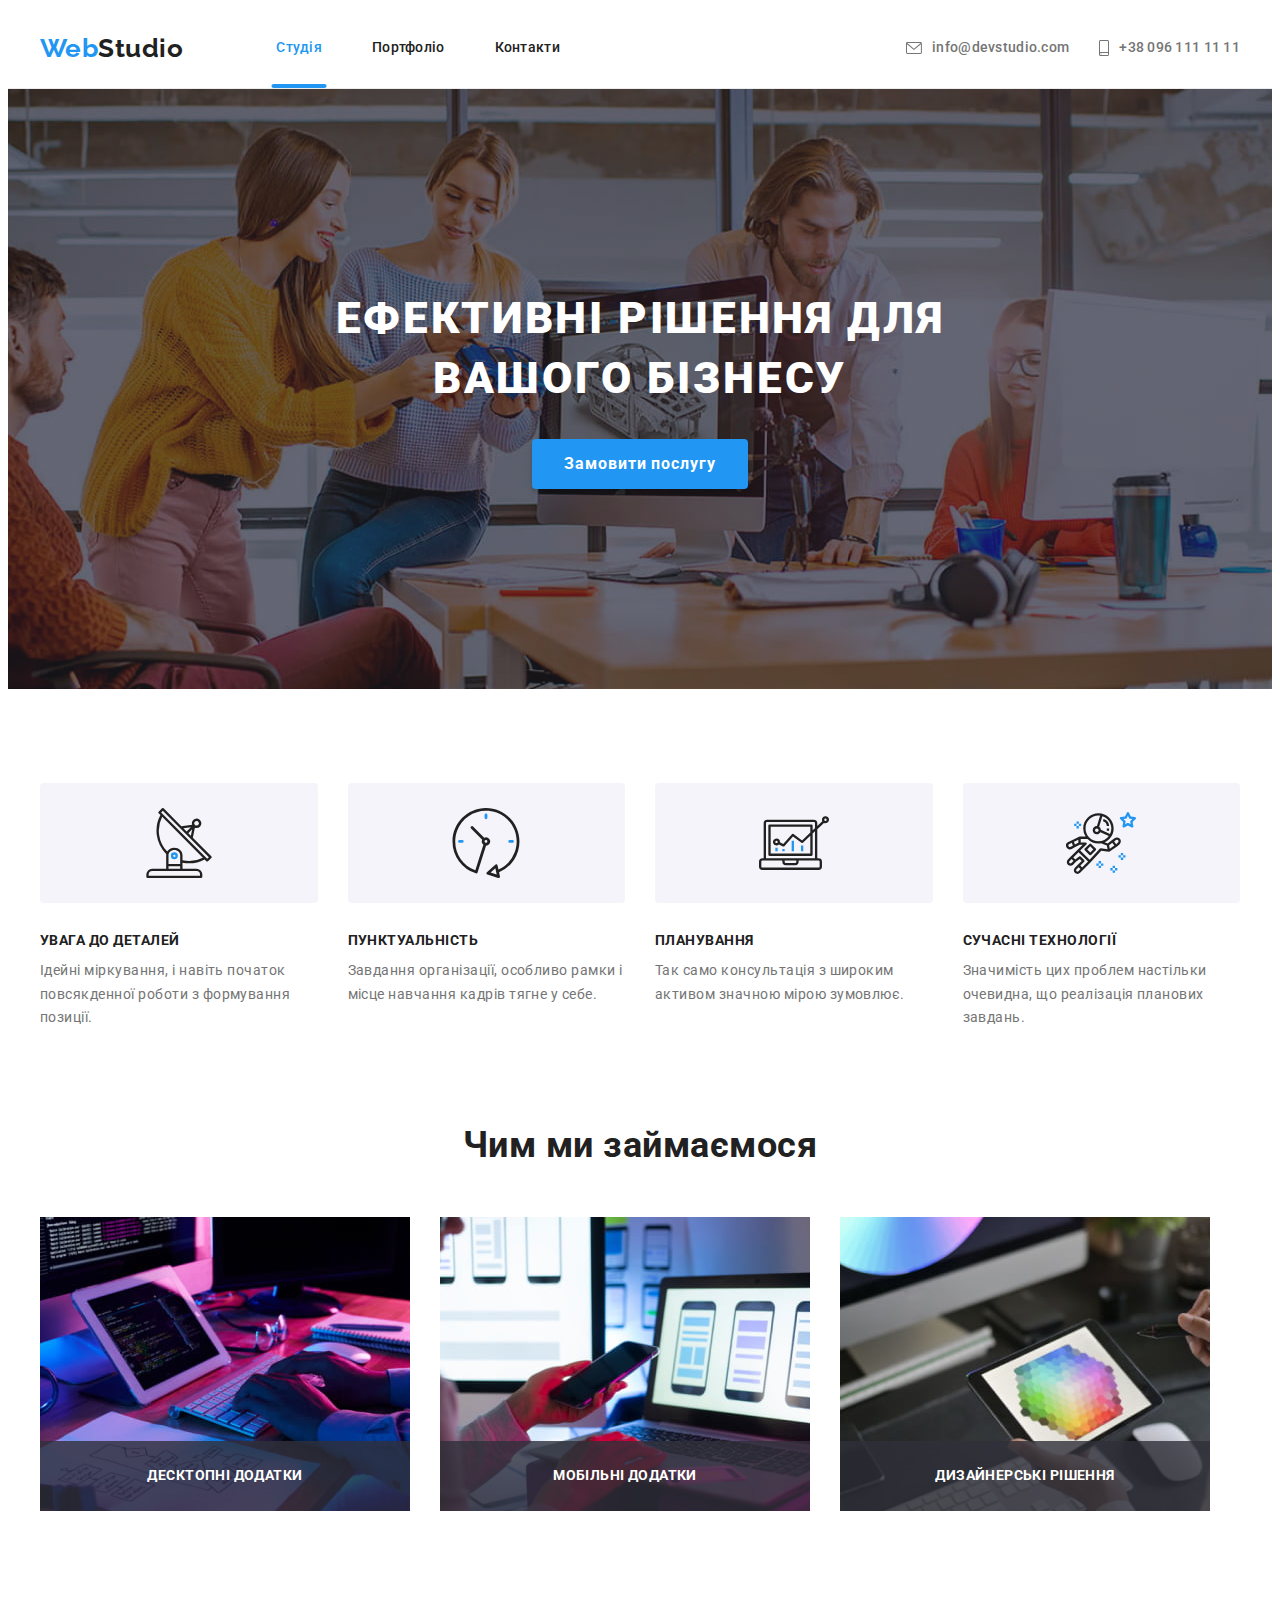
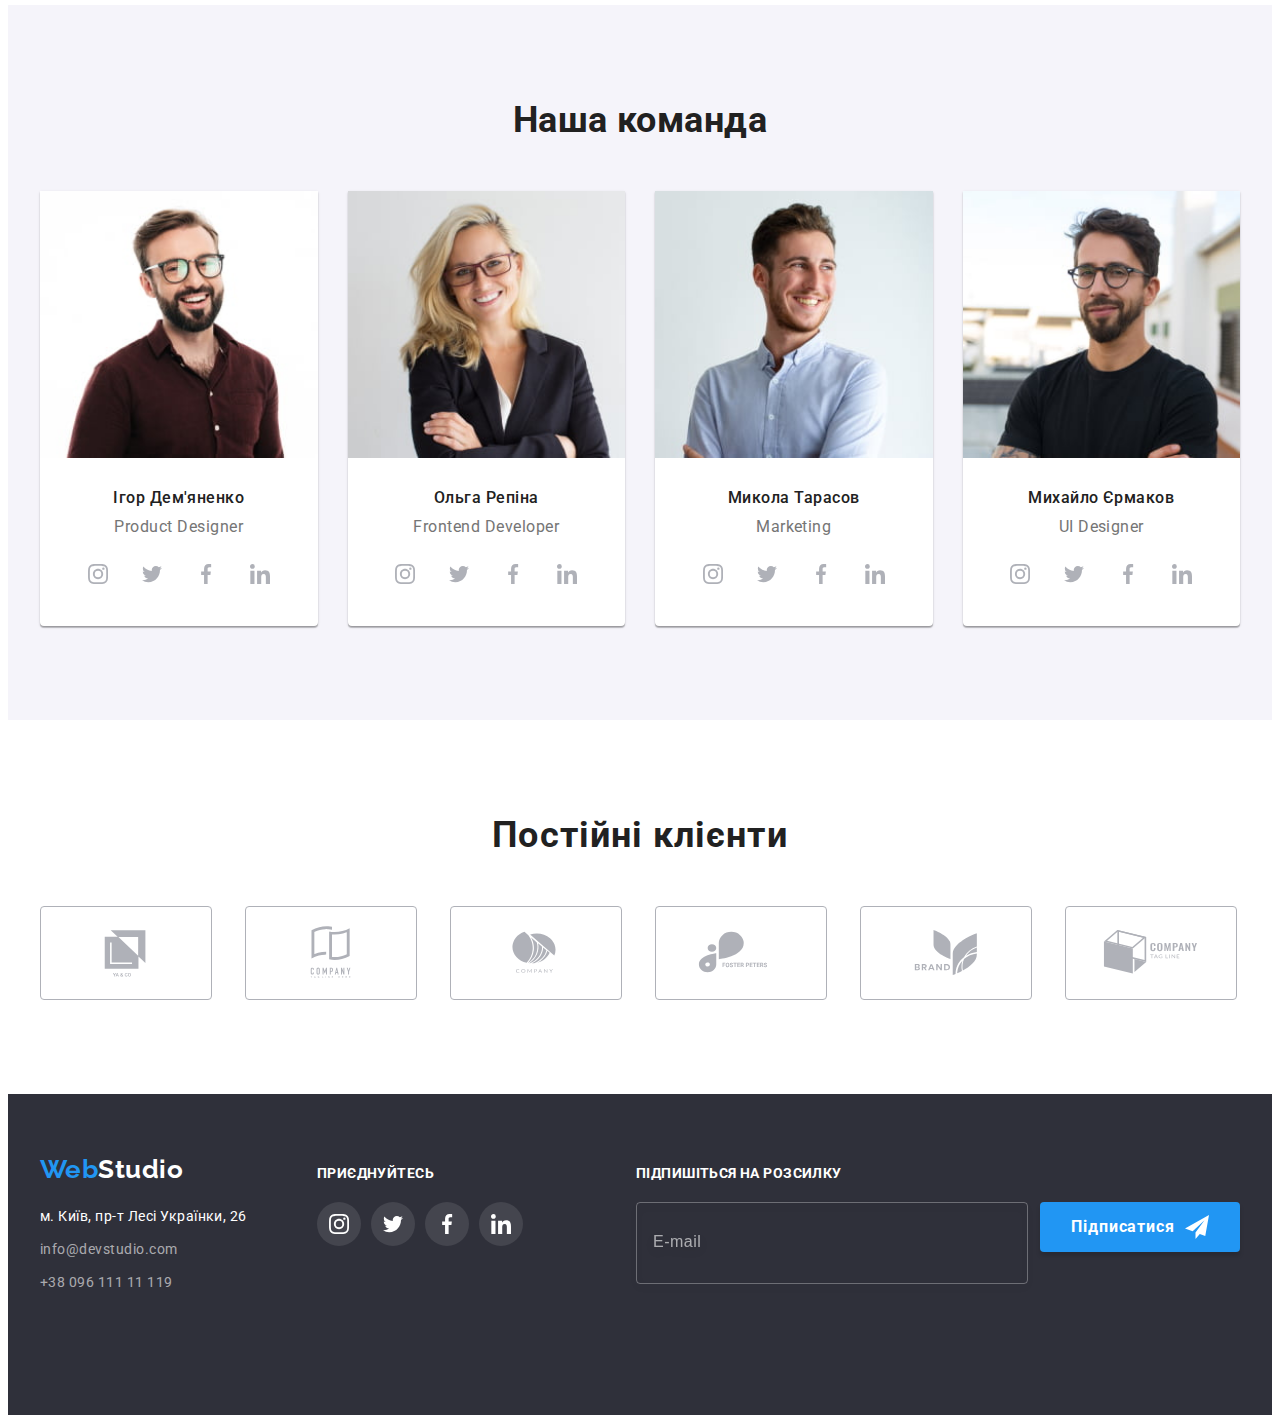
<file: index.html>
<!DOCTYPE html>
<html lang="uk">
  <head>
    <meta charset="UTF-8" />
    <meta http-equiv="X-UA-Compatible" content="IE=edge" />
    <meta name="viewport" content="width=device-width, initial-scale=1.0" />
    <title>Студія</title>
    <link rel="preconnect" href="https://fonts.googleapis.com" />
    <link rel="preconnect" href="https://fonts.gstatic.com" crossorigin />
    <link
      href="https://fonts.googleapis.com/css2?family=Raleway:wght@700&family=Roboto:wght@400;500;700;900&display=swap"
      rel="stylesheet"
    />
    <link
      rel="stylesheet"
      href="https://cdnjs.cloudflare.com/ajax/libs/modern-normalize/1.1.0/modern-normalize.min.css"
      integrity="sha512-wpPYUAdjBVSE4KJnH1VR1HeZfpl1ub8YT/NKx4PuQ5NmX2tKuGu6U/JRp5y+Y8XG2tV+wKQpNHVUX03MfMFn9Q=="
      crossorigin="anonymous"
      referrerpolicy="no-referrer"
    />
    <link rel="stylesheet" href="./css/main.min.css" />
  </head>
  <body>
    <header class="header">
      <div class="container main__nav">
        <nav class="header__nav nav">
          <a href="./index.html" class="logo">Web<span class="logo logo--header">Studio</span></a>
          <ul class="menu">
            <li class="menu__item">
              <a href="./index.html" class="menu__link current">Студія</a>
            </li>
            <li class="menu__item">
              <a href="./portfolio.html" class="menu__link">Портфоліо</a>
            </li>
            <li class="menu__item">
              <a href="#footer" class="menu__link">Контакти</a>
            </li>
          </ul>
        </nav>
        <div class="contacts">
          <ul class="contacts__list">
          <li class="contacts__item">
            <a href="mailto:info@devstudio.com" class="contacts__link">
              <svg class="contacts__icon" width="16" height="12">
                <use href="./images/icons.svg#icon-envelope"></use>
              </svg>info@devstudio.com</a>
          </li>
          <li class="contacts__item">
            <a href="tel:+380961111111" class="contacts__link">
              <svg class="contacts__icon" width="10" height="16">
                <use href="./images/icons.svg#icon-smartphone"></use>
              </svg>+38 096 111 11 11</a>
          </li>
        </ul>
        </div>
        <button type="button" class="mob-menu__btn--open" data-menu-open>
        <svg class="mob-menu__icon--open" width="24" height="16">
          <use href="./images/icons.svg#icon-menu-btn-open"></use>
        </svg>
      </button>
      </div>
      
      <div class="mob-menu is-hidden" data-menu>
        <div class="container">
          <button type="button" class="mob-menu__btn--close" data-menu-close>
            <svg class="mob-menu__btn-icon" width="18" height="18">
              <use href="./images/icons.svg#icon-menu-btn-close"></use>
            </svg>
          </button>
          <ul class="mob-menu__list">
              <li class="mob-menu__item">
                <a href="./index.html" class="mob-menu__link current">Студія</a>
              </li>
              <li class="mob-menu__item">
                <a href="./portfolio.html" class="mob-menu__link">Портфоліо</a>
              </li>
              <li class="mob-menu__item">
                <a href="#footer" class="mob-menu__link">Контакти</a>
              </li>
          </ul>
          <div class="mob-menu__bottom">
            <ul class="mob-menu__contacts">
              <li class="mob-menu__contacts__item">
                <a href="tel:+380961111111" class="contacts__link tel">+38 096 111 11 11</a>
              </li>
              <li class="mob-menu__contacts__item">
                <a href="mailto:info@devstudio.com" class="contacts__link mail">info@devstudio.com</a>
              </li>
            </ul>
            <ul class="mob-menu__soc">
              <li class="mob-menu__soc__item"><a href="http://" class="mob-menu__soc__link" target="_blank" rel="noopener noreferrer">Instagram</a></li>
              <li class="mob-menu__soc__item"><a href="http://" class="mob-menu__soc__link" target="_blank" rel="noopener noreferrer">Twitter</a></li>
              <li class="mob-menu__soc__item"><a href="http://" class="mob-menu__soc__link" target="_blank" rel="noopener noreferrer">Facebook</a></li>
              <li class="mob-menu__soc__item"><a href="http://" class="mob-menu__soc__link" target="_blank" rel="noopener noreferrer">LinkedIn</a></li>
            </ul>
          </div>
        </div>
      </div>
    </header>
    <main>
      <section class="hero">
        <div class="container">
          <h1 class="hero__title">Ефективні рішення для вашого бізнесу</h1>
          <button type="button" class="hero__btn btn data-modal-open" data-modal-open>Замовити послугу</button>
        </div>
      </section>
      <section class="features section">
        <div class="container">
          <h2 class="features__title hidden">Наші принципи роботи</h2>
          <ul class="features__list">
            <li class="features__item">
              <div class="features__decor">
                <svg class="features__icon" width="70" height="70">
                  <use href="./images/icons.svg#icon-antenna"></use>
                </svg>
              </div>
              <h3 class="features__subtitle">УВАГА ДО ДЕТАЛЕЙ</h3>
              <p class="features__text">
                Ідейні міркування, і навіть початок повсякденної роботи з
                формування позиції.
              </p>
            </li>
            <li class="features__item">
              <div class="features__decor">
                <svg class="features__icon" width="70" height="70">
                  <use href="./images/icons.svg#icon-clock"></use>
                </svg>
              </div>
              <h3 class="features__subtitle">ПУНКТУАЛЬНІСТЬ</h3>
              <p class="features__text">
                Завдання організації, особливо рамки і місце навчання кадрів
                тягне у себе.
              </p>
            </li>
            <li class="features__item">
              <div class="features__decor">
                <svg class="features__icon" width="70" height="70">
                  <use href="./images/icons.svg#icon-diagram"></use>
                </svg>
              </div>
              <h3 class="features__subtitle">ПЛАНУВАННЯ</h3>
              <p class="features__text">
                Так само консультація з широким активом значною мірою зумовлює.
              </p>
            </li>
            <li class="features__item">
              <div class="features__decor">
                <svg class="features__icon" width="70" height="70">
                  <use href="./images/icons.svg#icon-astronaut"></use>
                </svg>
              </div>
              <h3 class="features__subtitle">СУЧАСНІ ТЕХНОЛОГІЇ</h3>
              <p class="features__text">
                Значимість цих проблем настільки очевидна, що реалізація
                планових завдань.
              </p>
            </li>
          </ul>
        </div>
      </section>
      <section class="work section">
        <div class="container">
          <h2 class="work-title">Чим ми займаємося</h2>
          <ul class="works">
            <li class="works__item">
              <picture>
                <source
                srcset="./images/box1.jpg 1x, ./images/box1-2x.jpg 2x" media="(min-width: 1200px)" >
                <img
                src="./images/box1.jpg"
                alt="десктопні додатки"
                width="370"
                height="294"
              />
              </picture>
              <p class="work__text">десктопні додатки</p>
            </li>
            <li class="works__item">
              <picture>
                <source
                srcset="./images/box2.jpg 1x, ./images/box2-2x.jpg 2x" media="(min-width: 1200px)" >
                <img
                src="./images/box2.jpg"
                alt="мобільні додатки"
                width="370"
                height="294"
              />
              </picture>
              <p class="work__text">мобільні додатки</p>
            </li>
            <li class="works__item">
              <picture>
                <source
                srcset="./images/box3.jpg 1x, ./images/box3-2x.jpg 2x" media="(min-width: 1200px)" >
                <img
                src="./images/box3.jpg"
                alt="дизайнерські рішення"
                width="370"
                height="294"
              />
              </picture>
              <p class="work__text">дизайнерські рішення</p>
            </li>
          </ul>
        </div>
      </section>
      <section class="team section">
        <div class="container">
          <h2 class="team__title">Наша команда</h2>
          <ul class="team__list">
            <li class="team__item">
                <picture>
                  <source
                  srcset="./images/team1.jpg 1x, ./images/team1-2x.jpg 2x" media="(min-width: 1200px)">
                  <source
                  srcset="./images/team1-tab.jpg 1x, ./images/team1-tab-2x.jpg 2x" media="(min-width: 768px)">
                  <source
                  srcset="./images/team1-mob.jpg 1x, ./images/team1-mob-2x.jpg 2x" media="(max-width: 767px)">
                  <img
                    src="./images/team1.jpg"
                    alt="Ігор Дем'яненко"
                    width="450"
                  />
                </picture>
                <div class="team__description">
                  <h3 class="team__subtitle">Ігор Дем'яненко</h3>
                  <p class="team__text">Product Designer</p>
                  <ul class="team-soc">
                    <li class="team-soc__item">
                      <a href="" class="team-soc__link">
                        <svg class="team-soc__icon" width="20" height="20">
                          <use href="./images/icons.svg#icon-instagram"></use>
                        </svg>
                      </a>
                    </li>
                    <li class="team-soc__item">
                      <a href="" class="team-soc__link">
                        <svg class="team-soc__icon" width="20" height="20">
                          <use href="./images/icons.svg#icon-twitter"></use>
                        </svg>
                      </a>
                    </li>
                    <li class="team-soc__item">
                      <a href="" class="team-soc__link">
                        <svg class="team-soc__icon" width="20" height="20">
                          <use href="./images/icons.svg#icon-facebook"></use>
                        </svg>
                      </a>
                    </li>
                    <li class="team-soc__item">
                      <a href="" class="team-soc__link">
                        <svg class="team-soc__icon" width="20" height="20">
                          <use href="./images/icons.svg#icon-linkedin"></use>
                        </svg>
                      </a>
                    </li>
                  </ul>
                </div>
            </li>
            <li class="team__item">
              <picture>
                <source
                srcset="./images/team2.jpg 1x, ./images/team2-2x.jpg 2x" media="(min-width: 1200px)">
                <source
                srcset="./images/team2-tab.jpg 1x, ./images/team2-tab-2x.jpg 2x" media="(min-width: 768px)">
                <source
                srcset="./images/team2-mob.jpg 1x, ./images/team2-mob-2x.jpg 2x" media="(max-width: 767px)">
                <img
                  src="./images/team2-mob.jpg"
                  alt="Ольга Репіна"
                  width="450"
                />
              </picture>
              <div class="team__description">
                <h3 class="team__subtitle">Ольга Репіна</h3>
                <p class="team__text">Frontend Developer</p>
                <ul class="team-soc">
                  <li class="team-soc__item">
                    <a href="" class="team-soc__link">
                      <svg class="team-soc__icon" width="20" height="20">
                        <use href="./images/icons.svg#icon-instagram"></use>
                      </svg>
                    </a>
                  </li>
                  <li class="team-soc__item">
                    <a href="" class="team-soc__link">
                      <svg class="team-soc__icon" width="20" height="20">
                        <use href="./images/icons.svg#icon-twitter"></use>
                      </svg>
                    </a>
                  </li>
                  <li class="team-soc__item">
                    <a href="" class="team-soc__link">
                      <svg class="team-soc__icon" width="20" height="20">
                        <use href="./images/icons.svg#icon-facebook"></use>
                      </svg>
                    </a>
                  </li>
                  <li class="team-soc__item">
                    <a href="" class="team-soc__link">
                      <svg class="team-soc__icon" width="20" height="20">
                        <use href="./images/icons.svg#icon-linkedin"></use>
                      </svg>
                    </a>
                  </li>
                </ul>
              </div>
            </li>
            <li class="team__item">
              <picture>
                <source
                srcset="./images/team3.jpg 1x, ./images/team3-2x.jpg 2x" media="(min-width: 1200px)">
                <source
                srcset="./images/team3-tab.jpg 1x, ./images/team3-tab-2x.jpg 2x" media="(min-width: 768px)">
                <source
                srcset="./images/team3-mob.jpg 1x, ./images/team3-mob-2x.jpg 2x" media="(max-width: 767px)">
                <img
                  src="./images/team3-mob.jpg"
                  alt="Микола Тарасов"
                  width="450"
                />
              </picture>
              <div class="team__description">
                <h3 class="team__subtitle">Микола Тарасов</h3>
                <p class="team__text">Marketing</p>
                <ul class="team-soc">
                  <li class="team-soc__item">
                    <a href="" class="team-soc__link">
                      <svg class="team-soc__icon" width="20" height="20">
                        <use href="./images/icons.svg#icon-instagram"></use>
                      </svg>
                    </a>
                  </li>
                  <li class="team-soc__item">
                    <a href="" class="team-soc__link">
                      <svg class="team-soc__icon" width="20" height="20">
                        <use href="./images/icons.svg#icon-twitter"></use>
                      </svg>
                    </a>
                  </li>
                  <li class="team-soc__item">
                    <a href="" class="team-soc__link">
                      <svg class="team-soc__icon" width="20" height="20">
                        <use href="./images/icons.svg#icon-facebook"></use>
                      </svg>
                    </a>
                  </li>
                  <li class="team-soc__item">
                    <a href="" class="team-soc__link">
                      <svg class="team-soc__icon" width="20" height="20">
                        <use href="./images/icons.svg#icon-linkedin"></use>
                      </svg>
                    </a>
                  </li>
                </ul>
              </div>
            </li>
            <li class="team__item">
              <picture>
                <source
                srcset="./images/team4.jpg 1x, ./images/team4-2x.jpg 2x" media="(min-width: 1200px)">
                <source
                srcset="./images/team4-tab.jpg 1x, ./images/team4-tab-2x.jpg 2x" media="(min-width: 768px)">
                <source
                srcset="./images/team4-mob.jpg 1x, ./images/team4-mob-2x.jpg 2x" media="(max-width: 767px)">
                <img
                  src="./images/team4-mob.jpg"
                  alt="Михайло Єрмаков"
                  width="450"
                />
              </picture>
              <div class="team__description">
                <h3 class="team__subtitle">Михайло Єрмаков</h3>
                <p class="team__text">UI Designer</p>
                <ul class="team-soc">
                  <li class="team-soc__item">
                    <a href="" class="team-soc__link">
                      <svg class="team-soc__icon" width="20" height="20">
                        <use href="./images/icons.svg#icon-instagram"></use>
                      </svg>
                    </a>
                  </li>
                  <li class="team-soc__item">
                    <a href="" class="team-soc__link">
                      <svg class="team-soc__icon" width="20" height="20">
                        <use href="./images/icons.svg#icon-twitter"></use>
                      </svg>
                    </a>
                  </li>
                  <li class="team-soc__item">
                    <a href="" class="team-soc__link">
                      <svg class="team-soc__icon" width="20" height="20">
                        <use href="./images/icons.svg#icon-facebook"></use>
                      </svg>
                    </a>
                  </li>
                  <li class="team-soc__item">
                    <a href="" class="team-soc__link">
                      <svg class="team-soc__icon" width="20" height="20">
                        <use href="./images/icons.svg#icon-linkedin"></use>
                      </svg>
                    </a>
                  </li>
                </ul>
              </div>
            </li>
          </ul>
        </div>
      </section>
      <section class="clients section">
        <div class="container">
          <h2 class="clients__title">Постійні клієнти</h2>
          <ul class="clients__list">
            <li class="clients__item"><a href="http://" class="clients__link" target="_blank" rel="noopener noreferrer"><svg class="clients__logo" width="106" height="60">
              <use href="./images/icons.svg#icon-client1"></use>
            </svg></a></li>
            <li class="clients__item"><a href="http://" class="clients__link" target="_blank" rel="noopener noreferrer"><svg class="clients__logo" width="106" height="60">
              <use href="./images/icons.svg#icon-client2"></use>
            </svg></a></li>
            <li class="clients__item"><a href="http://" class="clients__link" target="_blank" rel="noopener noreferrer"><svg class="clients__logo" width="106" height="60">
              <use href="./images/icons.svg#icon-client3"></use>
            </svg></a></li>
            <li class="clients__item"><a href="http://" class="clients__link" target="_blank" rel="noopener noreferrer"><svg class="clients__logo" width="106" height="60">
              <use href="./images/icons.svg#icon-client4"></use>
            </svg></a></li>
            <li class="clients__item"><a href="http://" class="clients__link" target="_blank" rel="noopener noreferrer"><svg class="clients__logo" width="106" height="60">
              <use href="./images/icons.svg#icon-client5"></use>
            </svg></a></li>
            <li class="clients__item"><a href="http://" class="clients__link" target="_blank" rel="noopener noreferrer"><svg class="clients__logo" width="106" height="60">
              <use href="./images/icons.svg#icon-client6"></use>
            </svg></a></li>
          </ul>
        </div>
      </section>
    </main>
    <footer id="footer" class="footer">
      <div class="container ad-soc-form">
        <div class="address">
          <a href="./index.html" class="logo">Web<span class="logo--footer logo">Studio</span></a>
          <address class="footer-address">
            <ul class="address-list">
              <li class="address-item">
                <a
                  href="https://goo.gl/maps/7oADpj2Zgg1aANnz5" class="address-link-map link">м. Київ, пр-т Лесі Українки, 26</a>
              </li>
              <li class="address-item">
                <a href="mailto:info@devstudio.com" class="address-link link">info@devstudio.com</a>
              </li>
              <li class="address-item">
                <a href="tel:+380961111111" class="address-link link">+38 096 111 11 119</a>
              </li>
            </ul>
          </address>
        </div>
        <div class="footer-socials">
          <h3 class="footer-soc-title">приєднуйтесь</h3>
          <ul class="footer-soc-list">
            <li class="footer-soc-item">
              <a href="" class="footer-soc-link link">
                <svg class="footer-soc-icon" width="20" height="20">
                  <use href="./images/icons.svg#icon-instagram"></use>
                </svg>
              </a>
            </li>
            <li class="footer-soc-item">
              <a href="" class="footer-soc-link link">
                <svg class="footer-soc-icon" width="20" height="20">
                  <use href="./images/icons.svg#icon-twitter"></use>
                </svg>
              </a>
            </li>
            <li class="footer-soc-item">
              <a href="" class="footer-soc-link link">
                <svg class="footer-soc-icon" width="20" height="20">
                  <use href="./images/icons.svg#icon-facebook"></use>
                </svg>
              </a>
            </li>
            <li class="footer-soc-item">
              <a href="" class="footer-soc-link link">
                <svg class="footer-soc-icon" width="20" height="20">
                  <use href="./images/icons.svg#icon-linkedin"></use>
                </svg>
              </a>
            </li>
          </ul>
        </div>
        <div class="footer-singup">
          <label for="footer-email" class="footer-form-title">Підпишіться на розсилку</label>
          <form class="footer-form">
            <input type="email" name="email" id="footer-email" class="footer-input" placeholder="E-mail">
            <button type="submit" class="footer-btn btn">Підписатися <svg class="footer-btn-icon" width="24" height="24">
              <use href="./images/icons.svg#icon-send"></use>
            </svg></button>
          </form>
        </div>
      </div>
    </footer>
    <div class="backdrop is-hidden" data-modal>
      <div class="modal">
        <button type="button" class="modal-btn-close" data-modal-close>
          <svg class="modal-btn-icon" width="18" height="18">
            <use href="./images/icons.svg#icon-close"></use>
          </svg>
        </button>
        <p class="modal-title">Залиште свої дані, ми вам передзвонимо</p>
        <form class="modal-form">
          <div class="modal-field">
            <label for="user-name" class="input-label">Ім'я</label>
            <div class="modal-input-icon">
              <input type="text" name="user-name" class="modal-input" id="user-name">
              <svg class="modal-icon" width="18" height="18">
                <use href="./images/icons.svg#icon-person"></use>
              </svg>
            </div>
          </div>
          <div class="modal-field">
            <label for="user-tel" class="input-label">Телефон</label>
            <div class="modal-input-icon">
              <input type="tel" name="user-tel" class="modal-input" id="user-tel">
              <svg class="modal-icon" width="18" height="18">
                <use href="./images/icons.svg#icon-phone"></use>
              </svg>
            </div>
          </div>
          <div class="modal-field">
            <label for="user-email" class="input-label">Пошта</label>
            <div class="modal-input-icon">
              <input type="email" name="user-email" class="modal-input" id="user-email">
              <svg class="modal-icon" width="18" height="18">
                <use href="./images/icons.svg#icon-email"></use>
              </svg>
            </div>
          </div>
          <div class="modal-field">
            <label for="user-comment" class="input-label">Коментар</label>
            <textarea name="user-comment" id="user-comment" class="modal-comment" placeholder="Введіть текст"></textarea>
          </div>
          <div class="modal-field-check">
            <input type="checkbox" name="policy" class="modal-check hidden" id="check">
            <label for="check" class="check-label">
              <span>
                <svg class="check-icon" width="16" height="15">
                  <use href="./images/icons.svg#icon-check"></use>
                </svg>
              </span>
              Погоджуюся з розсилкою та приймаю <a href="#" class="contract-link">Умови договору</a>
            </label>
          </div>
          <button type="submit" class="modal-btn-send btn">Відправити</button>
        </form>
      </div>
    </div>
    <script src="./js/modal.js"></script>
    <script src="./js/menu.js"></script>
  </body>
</html>
</file>
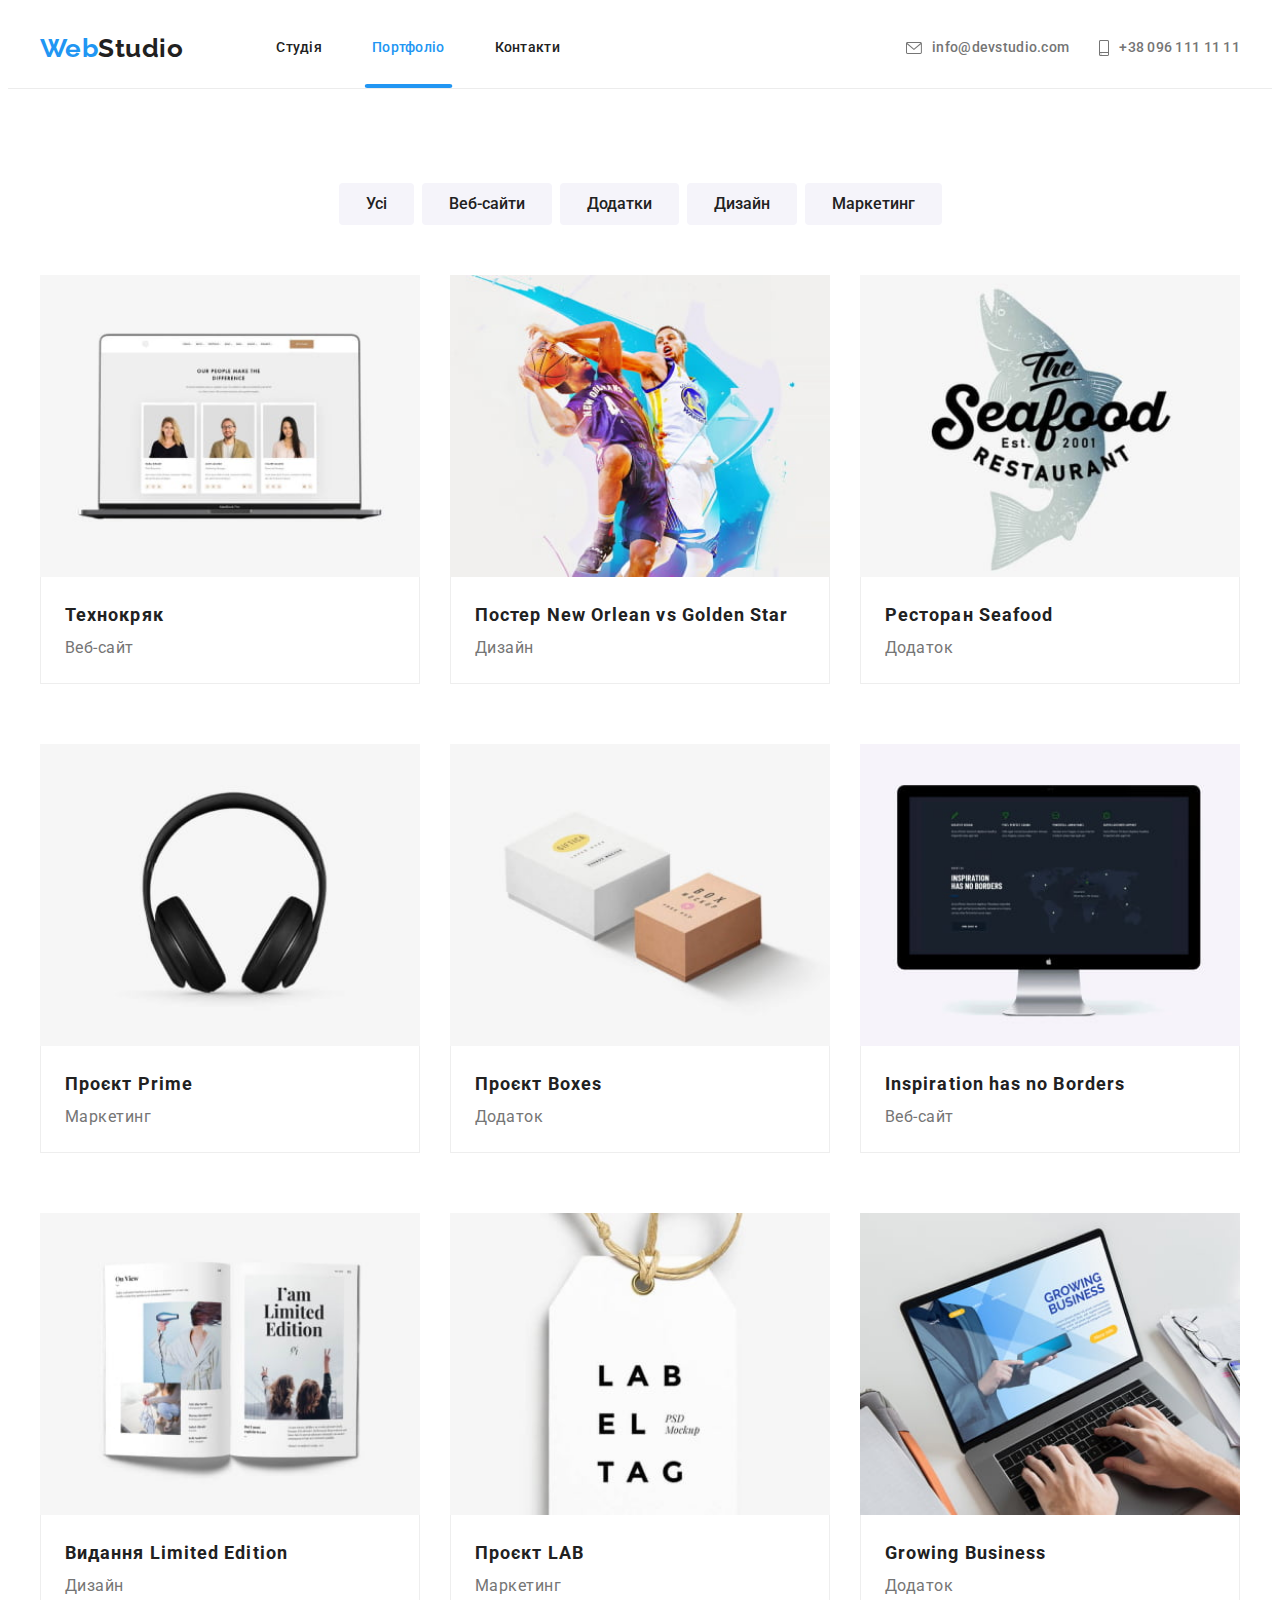
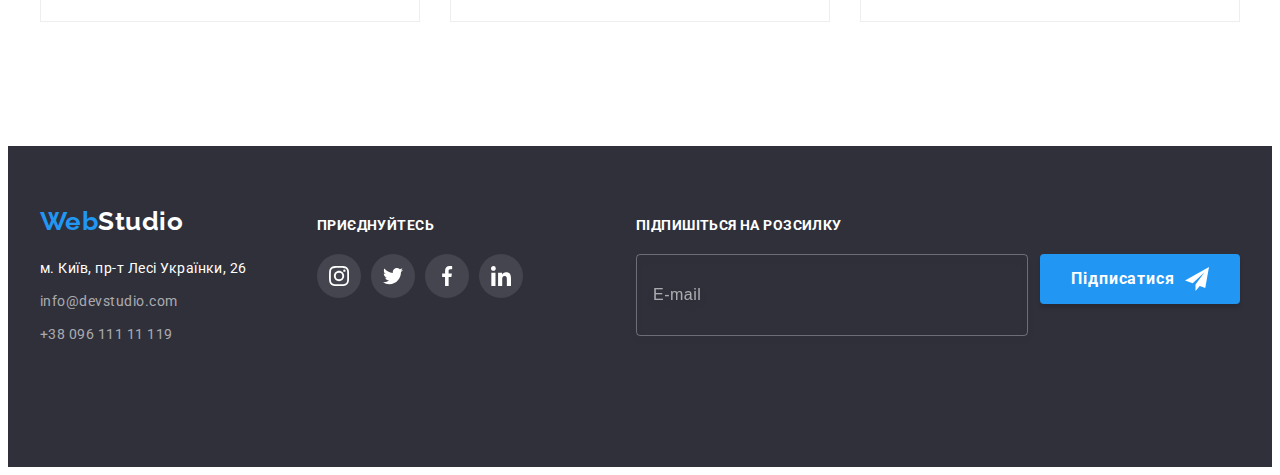
<file: portfolio.html>
<!DOCTYPE html>
<html lang="uk">
  <head>
    <meta charset="UTF-8" />
    <meta http-equiv="X-UA-Compatible" content="IE=edge" />
    <meta name="viewport" content="width=device-width, initial-scale=1.0" />
    <title>Портфоліо</title>
    <link rel="preconnect" href="https://fonts.googleapis.com" />
    <link rel="preconnect" href="https://fonts.gstatic.com" crossorigin />
    <link
      href="https://fonts.googleapis.com/css2?family=Raleway:wght@700&family=Roboto:wght@400;500;700;900&display=swap"
      rel="stylesheet"
    />
    <link rel="stylesheet" href="https://cdnjs.cloudflare.com/ajax/libs/modern-normalize/1.1.0/modern-normalize.min.css" integrity="sha512-wpPYUAdjBVSE4KJnH1VR1HeZfpl1ub8YT/NKx4PuQ5NmX2tKuGu6U/JRp5y+Y8XG2tV+wKQpNHVUX03MfMFn9Q==" crossorigin="anonymous" referrerpolicy="no-referrer" />
    <link rel="stylesheet" href="./css/main.min.css" />
  </head>
  <body>
    <header class="header">
      <div class="container main__nav">
        <nav class="header__nav nav">
          <a href="./index.html" class="logo">Web<span class="logo logo--header">Studio</span></a>
          <ul class="menu">
            <li class="menu__item">
              <a href="./index.html" class="menu__link ">Студія</a>
            </li>
            <li class="menu__item">
              <a href="./portfolio.html" class="menu__link current">Портфоліо</a>
            </li>
            <li class="menu__item">
              <a href="#footer" class="menu__link">Контакти</a>
            </li>
          </ul>
        </nav>
        <div class="contacts">
          <ul class="contacts__list">
          <li class="contacts__item">
            <a href="mailto:info@devstudio.com" class="contacts__link">
              <svg class="contacts__icon" width="16" height="12">
                <use href="./images/icons.svg#icon-envelope"></use>
              </svg>info@devstudio.com</a>
          </li>
          <li class="contacts__item">
            <a href="tel:+380961111111" class="contacts__link">
              <svg class="contacts__icon" width="10" height="16">
                <use href="./images/icons.svg#icon-smartphone"></use>
              </svg>+38 096 111 11 11</a>
          </li>
        </ul>
        </div>
        <button type="button" class="mob-menu__btn--open" data-menu-open>
        <svg class="mob-menu__icon--open" width="24" height="16">
          <use href="./images/icons.svg#icon-menu-btn-open"></use>
        </svg>
      </button>
      </div>
      <div class="mob-menu is-hidden" data-menu>
        <div class="container">
          <button type="button" class="mob-menu__btn--close" data-menu-close>
          <svg class="mob-menu__btn-icon" width="18" height="18">
            <use href="./images/icons.svg#icon-close"></use>
          </svg>
        </button>
        <ul class="mob-menu__list">
            <li class="mob-menu__item">
              <a href="./index.html" class="mob-menu__link ">Студія</a>
            </li>
            <li class="mob-menu__item">
              <a href="./portfolio.html" class="mob-menu__link current">Портфоліо</a>
            </li>
            <li class="mob-menu__item">
              <a href="#footer" class="mob-menu__link">Контакти</a>
            </li>
        </ul>
        <div class="mob-menu__bottom">
          <ul class="mob-menu__contacts">
            <li class="mob-menu__contacts__item">
              <a href="tel:+380961111111" class="contacts__link tel">+38 096 111 11 11</a>
            </li>
            <li class="mob-menu__contacts__item">
              <a href="mailto:info@devstudio.com" class="contacts__link mail">info@devstudio.com</a>
            </li>
          </ul>
          <ul class="mob-menu__soc">
            <li class="mob-menu__soc__item"><a href="http://" class="mob-menu__soc__link" target="_blank" rel="noopener noreferrer">Instagram</a></li>
            <li class="mob-menu__soc__item"><a href="http://" class="mob-menu__soc__link" target="_blank" rel="noopener noreferrer">Twitter</a></li>
            <li class="mob-menu__soc__item"><a href="http://" class="mob-menu__soc__link" target="_blank" rel="noopener noreferrer">Facebook</a></li>
            <li class="mob-menu__soc__item"><a href="http://" class="mob-menu__soc__link" target="_blank" rel="noopener noreferrer">LinkedIn</a></li>
          </ul>
        </div>
        </div>
      </div>
    </header>
    <main>
      <section class="portfolio section">
        <div class="container filters">
          <h1 class="portfolio-title hidden">Портфоліо</h1>
          <ul class="filters-list">
            <li class="filters-item">
              <button type="button" class="filters-btn">Усі</button>
            </li>
            <li class="filters-item">
              <button type="button" class="filters-btn">Веб-сайти</button>
            </li>
            <li class="filters-item">
              <button type="button" class="filters-btn">Додатки</button>
            </li>
            <li class="filters-item">
              <button type="button" class="filters-btn">Дизайн</button>
            </li>
            <li class="filters-item">
              <button type="button" class="filters-btn">Маркетинг</button>
            </li>
          </ul>
          <ul class="cards-list">
            <li class="card-item">
              <a href="" class="card-link">
                <div class="card-thumb">
                  <img
                  src="./images/example1.jpg"
                    alt="Ноутбук"
                  width="370"
                  height="294"
                  />
                  <p class="card-text">Ресурс пропонує комплексні пропозиції з різним рівнем функціоналу та сервісів. Все це дозволить відвідувачу отримати вичерпні відомості про компанію чи приватну особу.</p>
                </div>
                <div class="card-name">
                  <h2 class="example-title">Технокряк</h2>
                  <p class="example-text">Веб-сайт</p>
                </div>
              </a>
            </li>
            <li class="card-item">
              <a href="" class="card-link">
                <div class="card-thumb">
                  <img
                  src="./images/example2.jpg"
                  alt="Двоє баскетболістів"
                  width="370"
                  height="294"
                  />
                  <p class="card-text">Ресурс пропонує комплексні пропозиції з різним рівнем функціоналу та сервісів. Все це дозволить відвідувачу отримати вичерпні відомості про компанію чи приватну особу.</p>
                </div>
                <div class="card-name">
                  <h2 class="example-title">Постер New Orlean vs Golden Star</h2>
                  <p class="example-text">Дизайн</p>
                </div>
              </a>
            </li>
            <li class="card-item">
              <a href="" class="card-link">
                <div class="card-thumb">
                  <img
                  src="./images/example3.jpg"
                    alt="Лого ресторану"
                  width="370"
                  height="294"
                  />
                  <p class="card-text">Ресурс пропонує комплексні пропозиції з різним рівнем функціоналу та сервісів. Все це дозволить відвідувачу отримати вичерпні відомості про компанію чи приватну особу.</p>
                </div>
                <div class="card-name">
                  <h2 class="example-title">Ресторан Seafood</h2>
                  <p class="example-text">Додаток</p>
                </div>
              </a>
            </li>
            <li class="card-item">
              <a href="" class="card-link">
                <div class="card-thumb">
                  <img
                  src="./images/example4.jpg"
                    alt="Навушники"
                  width="370"
                  height="294"
                  />
                  <p class="card-text">Ресурс пропонує комплексні пропозиції з різним рівнем функціоналу та сервісів. Все це дозволить відвідувачу отримати вичерпні відомості про компанію чи приватну особу.</p>
                </div>
                <div class="card-name">
                  <h2 class="example-title">Проєкт Prime</h2>
                  <p class="example-text">Маркетинг</p>
                </div>
              </a>
            </li>
            <li class="card-item">
              <a href="" class="card-link">
                <div class="card-thumb">
                  <img
                  src="./images/example5.jpg"
                  alt="Коробки"
                  width="370"
                  height="294"
                  />
                  <p class="card-text">Ресурс пропонує комплексні пропозиції з різним рівнем функціоналу та сервісів. Все це дозволить відвідувачу отримати вичерпні відомості про компанію чи приватну особу.</p>
                </div>
                <div class="card-name">
                  <h2 class="example-title">Проєкт Boxes</h2>
                  <p class="example-text">Додаток</p>
                </div>
              </a>
            </li>
            <li class="card-item">
              <a href="" class="card-link">
                <div class="card-thumb">
                  <img
                  src="./images/example6.jpg"
                  alt="Моноблок"
                  width="370"
                  height="294"
                  />
                  <p class="card-text">Ресурс пропонує комплексні пропозиції з різним рівнем функціоналу та сервісів. Все це дозволить відвідувачу отримати вичерпні відомості про компанію чи приватну особу.</p>
                </div>
                <div class="card-name">
                  <h2 class="example-title">Inspiration has no Borders</h2>
                  <p class="example-text">Веб-сайт</p>
                </div>
              </a>
            </li>
            <li class="card-item">
              <a href="" class="card-link">
                <div class="card-thumb">
                  <img
                  src="./images/example7.jpg"
                  alt="Книга"
                  width="370"
                  height="294"
                  />
                  <p class="card-text">Ресурс пропонує комплексні пропозиції з різним рівнем функціоналу та сервісів. Все це дозволить відвідувачу отримати вичерпні відомості про компанію чи приватну особу.</p>
                </div>
                <div class="card-name">
                  <h2 class="example-title">Видання Limited Edition</h2>
                  <p class="example-text">Дизайн</p>
                </div>
              </a>
            </li>
            <li class="card-item">
              <a href="" class="card-link">
                <div class="card-thumb">
                  <img
                  src="./images/example8.jpg"
                  alt="Закладка"
                  width="370"
                  height="294"
                  />
                  <p class="card-text">Ресурс пропонує комплексні пропозиції з різним рівнем функціоналу та сервісів. Все це дозволить відвідувачу отримати вичерпні відомості про компанію чи приватну особу.</p>
                </div>
                <div class="card-name">
                  <h2 class="example-title">Проєкт LAB</h2>
                  <p class="example-text">Маркетинг</p>
                </div>
              </a>
            </li>
            <li class="card-item">
              <a href="" class="card-link">
                <div class="card-thumb">
                  <img
                  src="./images/example9.jpg"
                  alt="Робота за ноутбуком"
                  width="370"
                  height="294"
                  />
                  <p class="card-text">Ресурс пропонує комплексні пропозиції з різним рівнем функціоналу та сервісів. Все це дозволить відвідувачу отримати вичерпні відомості про компанію чи приватну особу.</p>
                </div>
                <div class="card-name">
                  <h2 class="example-title">Growing Business</h2>
                  <p class="example-text">Додаток</p>
                </div>
              </a>
            </li>
          </ul>
        </div>
      </section>
    </main>
    <footer id="footer" class="footer">
      <div class="container ad-soc-form">
        <div class="address">
          <a href="./index.html" class="logo">Web<span class="logo--footer logo">Studio</span></a>
          <address class="footer-address">
            <ul class="address-list">
              <li class="address-item">
                <a
                  href="https://goo.gl/maps/7oADpj2Zgg1aANnz5" class="address-link-map link">м. Київ, пр-т Лесі Українки, 26</a>
              </li>
              <li class="address-item">
                <a href="mailto:info@devstudio.com" class="address-link link">info@devstudio.com</a>
              </li>
              <li class="address-item">
                <a href="tel:+380961111111" class="address-link link">+38 096 111 11 119</a>
              </li>
            </ul>
          </address>
        </div>
        <div class="footer-socials">
          <h3 class="footer-soc-title">приєднуйтесь</h3>
          <ul class="footer-soc-list">
            <li class="footer-soc-item">
              <a href="" class="footer-soc-link link">
                <svg class="footer-soc-icon" width="20" height="20">
                  <use href="./images/icons.svg#icon-instagram"></use>
                </svg>
              </a>
            </li>
            <li class="footer-soc-item">
              <a href="" class="footer-soc-link link">
                <svg class="footer-soc-icon" width="20" height="20">
                  <use href="./images/icons.svg#icon-twitter"></use>
                </svg>
              </a>
            </li>
            <li class="footer-soc-item">
              <a href="" class="footer-soc-link link">
                <svg class="footer-soc-icon" width="20" height="20">
                  <use href="./images/icons.svg#icon-facebook"></use>
                </svg>
              </a>
            </li>
            <li class="footer-soc-item">
              <a href="" class="footer-soc-link link">
                <svg class="footer-soc-icon" width="20" height="20">
                  <use href="./images/icons.svg#icon-linkedin"></use>
                </svg>
              </a>
            </li>
          </ul>
        </div>
        <div class="footer-singup">
          <label for="footer-email" class="footer-form-title">Підпишіться на розсилку</label>
          <form class="footer-form">
            <input type="email" name="email" id="footer-email" class="footer-input" placeholder="E-mail">
            <button type="submit" class="footer-btn btn">Підписатися <svg class="footer-btn-icon" width="24" height="24">
              <use href="./images/icons.svg#icon-send"></use>
            </svg></button>
          </form>
        </div>
      </div>
    </footer>
    <script src="./js/menu.js"></script>
  </body>
</html>
</file>
<file: css/main.min.css>
:root{--main-text-color: #757575;--title-color: #212121;--active-color: #2196F3;--active-btn-color: #188CE8;--background-color: #F5F4FA;--background: #2F303A;--color-white: #FFFFFF;--border-color: #ECECEC;--border-card: #EEEEEE;--icon-main-color: #afb1b8;--transition-d-tf: 250ms cubic-bezier(0.4, 0, 0.2, 1)}body{font-family:"Roboto",sans-serif;color:var(--main-text-color);letter-spacing:.03em}button{font-family:inherit;cursor:pointer}.no-scroll{overflow:hidden}h1,h2,h3,h4,h5,h6,p{margin:0}ul{list-style:none;margin:0;padding:0}img{display:block;max-width:100%;height:auto;width:100%}address{font-style:normal}a{text-decoration:none}.hidden{position:absolute;width:1px;height:1px;margin:-1px;border:0;padding:0;white-space:nowrap;-webkit-clip-path:inset(100%);clip-path:inset(100%);clip:rect(0 0 0 0);overflow:hidden}.container{padding-right:15px;padding-left:15px;margin:0 auto}@media screen and (min-width: 480px){.container{max-width:480px}}@media screen and (min-width: 768px){.container{max-width:768px}}@media screen and (min-width: 1200px){.container{max-width:1200px}}.section{padding-top:60px;padding-bottom:60px}@media screen and (min-width: 1200px){.section{padding-top:94px;padding-bottom:94px}}.btn{display:flex;align-items:center;justify-content:center;width:200px;height:50px;padding:10px auto;font-weight:700;font-size:16px;line-height:1.88;text-align:center;letter-spacing:.06em;color:var(--color-white);background-color:var(--active-color);box-shadow:0px 4px 4px rgba(0,0,0,.15);border-radius:4px;border:none;transition:background-color var(--transition-d-tf)}.btn:hover,.btn:focus{background-color:var(--active-btn-color)}.mob-menu{position:fixed;top:0;z-index:1;width:100%;height:100%;background-color:var(--color-white);padding:48px 40px}@media screen and (min-width: 768px){.mob-menu{display:none}}.mob-menu>.container{height:100%;display:flex;flex-direction:column;justify-content:space-between;overflow:auto}.mob-menu__btn--close{display:flex;align-items:center;justify-content:center;width:40px;height:40px;position:absolute;right:15px;top:10px;z-index:1;background-color:rgba(0,0,0,0);border:none;transition:fill var(--transition-d-tf)}.mob-menu__btn--close:hover,.mob-menu__btn--close:focus{fill:var(--active-color)}.mob-menu__item{margin-bottom:36px}.mob-menu__link{font-weight:500;font-size:40px;line-height:1.175;text-align:center;letter-spacing:.02em;color:var(--title-color);transition:color var(--transition-d-tf)}.mob-menu__link:hover,.mob-menu__link:focus{color:var(--active-color)}.mob-menu__link.current{color:var(--active-color)}.mob-menu__bottom{display:flex;flex-wrap:wrap;margin-top:auto}.mob-menu__contacts{display:flex;flex-direction:column;margin-bottom:64px}.mob-menu__contacts__item:not(:last-child){margin-bottom:32px}.contacts__link{font-weight:500;letter-spacing:.02em}.contacts__link.tel{font-size:24px;line-height:1.1666666667;color:var(--active-color)}@media screen and (min-width: 480px){.contacts__link.tel{font-size:34px;line-height:1.1764705882}}.contacts__link.mail{font-size:24px;line-height:1.1666666667;color:var(--main-text-color);transition:color var(--transition-d-tf)}.contacts__link.mail:hover,.contacts__link.mail:focus{color:var(--active-color)}.mob-menu__soc{display:flex;align-items:center;flex-wrap:wrap;row-gap:10px}.mob-menu__soc__item{display:block}.mob-menu__soc__item:not(:last-child)::after{content:"";margin-left:10px;margin-right:10px;height:1px;width:22px;border:1px solid rgba(33,33,33,.2);transform:rotate(90deg)}.mob-menu__soc__link{font-weight:500;font-size:18px;line-height:1.2222222222;letter-spacing:.02em;color:var(--active-color)}.backdrop{position:fixed;top:0;width:100%;height:100%;background-color:rgba(0,0,0,.2);transition:opacity var(--transition-d-tf),visibility var(--transition-d-tf)}.modal{max-width:80%;width:450px;background-color:var(--color-white);box-shadow:0px 1px 3px rgba(0,0,0,.12),0px 1px 1px rgba(0,0,0,.14),0px 2px 1px rgba(0,0,0,.2);border-radius:4px;padding:40px;position:absolute;top:50%;left:50%;transform:translate(-50%, -50%) scale(1);transition:transform var(--transition-d-tf)}@media screen and (min-width: 480px){.modal{min-width:450px;min-height:609px}}@media screen and (min-width: 1200px){.modal{width:528px;min-height:581px}}.backdrop.is-hidden .modal{transform:translate(-50%, -50%) scale(0)}.modal-btn-close{width:30px;height:30px;background-color:rgba(0,0,0,0);border:1px solid rgba(0,0,0,.1);border-radius:50%;display:flex;align-items:center;justify-content:center;position:absolute;right:8px;top:8px;transition:fill var(--transition-d-tf)}.modal-btn-close:hover,.modal-btn-close:focus{fill:var(--active-color)}.is-hidden{opacity:0;visibility:hidden;pointer-events:none}.modal-title{font-weight:700;font-size:20px;line-height:1.5;text-align:center;letter-spacing:.03em;color:var(--title-color);margin-bottom:12px}@media screen and (min-width: 1200px){.modal-title{font-size:20px;line-height:1.15}}.modal-form{display:flex;flex-direction:column;align-items:center}.modal-field{margin-bottom:10px;width:100%}.modal-field:nth-of-type(4n){margin-bottom:20px}.input-label{font-size:12px;line-height:1.17;letter-spacing:.01em;color:var(--main-text-color)}.modal-input-icon{position:relative;margin-top:4px}.modal-input{width:100%;height:40px;border:1px solid rgba(33,33,33,.2);border-radius:4px;padding-left:40px;padding-right:12px;outline:rgba(0,0,0,0);transition:border-color var(--transition-d-tf)}.modal-input:focus{border-color:var(--active-color)}.modal-input:focus+.modal-icon{fill:var(--active-color)}.modal-icon{position:absolute;top:50%;transform:translateY(-50%);left:12px;transition:fill var(--transition-d-tf)}.modal-comment{display:block;margin-top:4px;padding:16px;width:100%;height:120px;border:1px solid rgba(33,33,33,.2);border-radius:4px;outline:rgba(0,0,0,0);background-color:rgba(0,0,0,0);resize:none;transition:border-color var(--transition-d-tf)}.modal-comment::-moz-placeholder{font-weight:400;font-size:14px;line-height:1.1428571429;letter-spacing:.01em}.modal-comment:-ms-input-placeholder{font-weight:400;font-size:14px;line-height:1.1428571429;letter-spacing:.01em}.modal-comment,.modal-comment::placeholder{font-weight:400;font-size:14px;line-height:1.1428571429;letter-spacing:.01em}@media screen and (min-width: 1200px){.modal-comment::-moz-placeholder{font-size:12px;line-height:1.17}.modal-comment:-ms-input-placeholder{font-size:12px;line-height:1.17}.modal-comment,.modal-comment::placeholder{font-size:12px;line-height:1.17}}.modal-comment::-moz-placeholder{color:rgba(117,117,117,.5)}.modal-comment:-ms-input-placeholder{color:rgba(117,117,117,.5)}.modal-comment::placeholder{color:rgba(117,117,117,.5)}.modal-comment:focus{border-color:var(--active-color)}.modal-field-check{display:flex;justify-content:center}.check-label{display:flex;align-items:center;font-size:12px;line-height:1.1666666667;letter-spacing:.03em;color:var(--main-text-color)}@media screen and (min-width: 1200px){.check-label{font-size:14px;line-height:1.71}}.check-label span{width:16px;height:15px;border:2px solid var(--title-color);border-radius:2px;margin-right:7px;display:flex;justify-content:center;align-items:center;fill:rgba(0,0,0,0);transition:fill var(--transition-d-tf),background-color var(--transition-d-tf),border var(--transition-d-tf)}.modal-check:checked+.check-label span{fill:var(--color-white);background-color:var(--active-color);border:2px solid var(--active-color)}.contract-link{color:var(--active-color);text-decoration:underline;margin-left:5px}.modal-btn-send{margin-top:30px}.header{background:var(--color-white);border-bottom:1px solid var(--border-color)}.main__nav{display:flex;align-items:center}.logo{font-family:"Raleway";font-style:normal;font-weight:700;font-size:24px;line-height:1.1666666667;color:var(--active-color)}@media screen and (min-width: 1200px){.logo{font-size:26px;line-height:1.19}}.logo--header{color:var(--title-color)}.header__nav{display:flex;align-items:center}@media screen and (max-width: 767px){.header__nav{height:60px}}.menu{display:none;margin-left:93px;font-weight:500;font-size:14px;line-height:1.14;letter-spacing:.02em;color:var(--title-color)}@media screen and (min-width: 768px){.menu{display:flex}}.menu__item:not(:last-child){margin-right:50px}.menu__link{display:block;padding-top:32px;padding-bottom:32px;color:var(--title-color);transition:color var(--transition-d-tf)}.menu__link:hover,.menu__link:focus{color:var(--active-color)}.menu__link.current{position:relative;color:var(--active-color)}.menu__link.current::after{content:"";position:absolute;width:100%;height:4px;left:0;bottom:0;background-color:var(--active-color);border-radius:2px;transform:scaleX(1.2)}.contacts{display:none}@media screen and (min-width: 768px){.contacts{display:flex;margin-left:auto}}.contacts__list{display:none}@media screen and (min-width: 768px){.contacts__list{display:flex;flex-direction:column;row-gap:10px}}@media screen and (min-width: 1200px){.contacts__list{flex-direction:row}}@media screen and (min-width: 1200px){.contacts__item:not(:last-child){margin-right:30px}}.contacts__icon{height:100%;fill:currentColor}.contacts__link{display:flex;align-items:center;gap:8px;font-weight:500;font-size:12px;line-height:1.1666666667;letter-spacing:.02em;color:var(--main-text-color);transition:color var(--transition-d-tf)}@media screen and (min-width: 1200px){.contacts__link{padding-top:32px;padding-bottom:32px;gap:10px;font-size:14px;line-height:1.14}}.contacts__link:hover,.contacts__link:focus{color:var(--active-color)}.mob-menu__btn--open{display:flex;align-items:center;justify-content:center;margin-left:auto;background-color:rgba(0,0,0,0);border:none;width:40px;height:40px}@media screen and (min-width: 768px){.mob-menu__btn--open{display:none}}.hero{max-width:100%;background-image:linear-gradient(rgba(47, 48, 58, 0.4), rgba(47, 48, 58, 0.4)),url(../images/bgimage-mob.jpg);background-repeat:no-repeat;background-position:center;background-size:cover;padding-top:118px;padding-bottom:118px;margin:0 auto}@media(min-device-pixel-ratio: 2),(-webkit-min-device-pixel-ratio: 2),(min-resolution: 192dpi),(min-resolution: 2dppx){.hero{background-image:linear-gradient(rgba(47, 48, 58, 0.4), rgba(47, 48, 58, 0.4)),url(../images/bgimage-mob-2x.jpg)}}@media screen and (min-width: 480px){.hero{background-image:linear-gradient(rgba(47, 48, 58, 0.4), rgba(47, 48, 58, 0.4)),url(../images/bgimage-tab.jpg)}}@media screen and (min-width: 480px)and (min-device-pixel-ratio: 2),screen and (min-width: 480px)and (-webkit-min-device-pixel-ratio: 2),screen and (min-width: 480px)and (min-resolution: 192dpi),screen and (min-width: 480px)and (min-resolution: 2dppx){.hero{background-image:linear-gradient(rgba(47, 48, 58, 0.4), rgba(47, 48, 58, 0.4)),url(../images/bgimage-tab-2x.jpg)}}@media screen and (min-width: 768px){.hero{max-width:1600px;background-image:linear-gradient(rgba(47, 48, 58, 0.4), rgba(47, 48, 58, 0.4)),url(../images/bgimage.jpg)}}@media screen and (min-width: 768px)and (min-device-pixel-ratio: 2),screen and (min-width: 768px)and (-webkit-min-device-pixel-ratio: 2),screen and (min-width: 768px)and (min-resolution: 192dpi),screen and (min-width: 768px)and (min-resolution: 2dppx){.hero{background-image:linear-gradient(rgba(47, 48, 58, 0.4), rgba(47, 48, 58, 0.4)),url(../images/bgimage-2x.jpg)}}@media screen and (min-width: 1200px){.hero{padding-top:200px;padding-bottom:200px}}.hero__title{margin:0 auto;margin-bottom:30px;font-weight:900;font-size:26px;line-height:1.6153846154;text-align:center;letter-spacing:.06em;text-transform:uppercase;color:var(--color-white)}@media screen and (min-width: 480px){.hero__title{width:360px}}@media screen and (min-width: 1200px){.hero__title{width:696px;font-size:44px;line-height:1.36}}.hero__btn{width:216px;margin:0 auto}@media screen and (min-width: 1200px){.features{padding-bottom:0}}.features__list{display:flex;flex-wrap:wrap;gap:30px}.features__item{width:100%}@media screen and (min-width: 768px){.features__item{width:calc((100% - 30px)/2)}}@media screen and (min-width: 1200px){.features__item{width:calc((100% - 90px)/4)}}.features__decor{display:flex;align-items:center;justify-content:center;padding:0;margin-bottom:30px;height:120px;background:var(--background-color);border-radius:4px}.features__subtitle{text-align:center;font-size:14px;line-height:1.14;text-transform:uppercase;color:var(--title-color);margin-bottom:10px}@media screen and (min-width: 768px){.features__subtitle{text-align:left}}.features__text{font-size:14px;line-height:1.71;color:var(--main-text-color)}@media not screen and (min-width: 1200px){.work{display:none}}.work-title{font-size:36px;line-height:1.17;text-align:center;color:var(--title-color);margin-bottom:50px}.works{display:flex;gap:30px}.works__item{position:relative}.work__text{display:flex;align-items:center;position:absolute;bottom:0;width:100%;height:70px;justify-content:center;font-size:14px;font-weight:700;line-height:1.14;text-align:center;letter-spacing:.03em;text-transform:uppercase;background:rgba(47,48,58,.8);color:var(--color-white)}.team{background:var(--background-color)}.team__title{font-size:28px;line-height:1.1785714286;margin-bottom:30px;text-align:center;color:var(--title-color)}@media screen and (min-width: 1200px){.team__title{font-size:36px;line-height:1.17;margin-bottom:50px}}.team__list{display:flex;flex-wrap:wrap;justify-content:center;gap:30px}.team__item{width:100%;background:var(--color-white);box-shadow:0px 1px 3px rgba(0,0,0,.12),0px 1px 1px rgba(0,0,0,.14),0px 2px 1px rgba(0,0,0,.2);border-radius:0px 0px 4px 4px}@media screen and (min-width: 768px){.team__item{width:calc((100% - 30px)/2)}}@media screen and (min-width: 1200px){.team__item{width:calc((100% - 90px)/4)}}.team__subtitle{font-weight:500;font-size:16px;line-height:1.19;text-align:center;color:var(--title-color);margin-top:30px;margin-bottom:10px}.team__text{font-size:16px;line-height:1.19;text-align:center;color:var(--main-text-color);margin-bottom:16px}.team-soc{display:flex;justify-content:center;gap:10px}.team-soc__item{width:44px;height:44px;margin-bottom:24px}@media screen and (min-width: 1200px){.team-soc__item{margin-bottom:30px}}.team-soc__link{width:100%;height:100%;background-color:var(--color-white);border-radius:50%;display:flex;align-items:center;justify-content:center;color:var(--icon-main-color);transition:background-color var(--transition-d-tf)}.team-soc__link:hover,.team-soc__link:focus{background-color:var(--active-color)}.team-soc__icon{transition:fill var(--transition-d-tf);fill:currentColor}.team-soc__link:hover .team-soc__icon,.team-soc__link:focus .team-soc__icon{fill:var(--color-white)}.clients{background:var(--color-white)}.clients__title{font-size:28px;line-height:1.1785714286;text-align:center;letter-spacing:.03em;color:var(--title-color);margin-bottom:30px}@media screen and (min-width: 1200px){.clients__title{font-size:36px;line-height:1.17;margin-bottom:50px}}.clients__list{display:flex;justify-content:center;flex-wrap:wrap;gap:30px}.clients__item{display:block}@media screen and (min-width: 480px){.clients__item{width:calc((100% - 30px)/2)}}@media screen and (min-width: 768px){.clients__item{width:calc((100% - 60px)/3)}}@media screen and (min-width: 1200px){.clients__item{width:calc((100% - 150px)/6)}}.clients__link{width:210px;height:92px;display:flex;align-items:center;border:1px solid #afb1b8;border-radius:4px;justify-content:center;color:var(--icon-main-color);transition:border-color var(--transition-d-tf)}@media screen and (min-width: 768px){.clients__link{width:226px}}@media screen and (min-width: 1200px){.clients__link{width:170px}}.clients__link:hover,.clients__link:focus{border-color:var(--active-color)}.clients__logo{fill:currentColor;transition:fill var(--transition-d-tf)}.clients__link:hover .clients__logo,.clients__link:focus .clients__logo{fill:var(--active-color)}.footer{padding:60px 0;background:var(--background)}@media screen and (min-width: 768px){.ad-soc-form{display:flex;flex-wrap:wrap;justify-content:space-around;align-items:baseline}}.address{text-align:center;margin-bottom:60px}@media screen and (min-width: 1200px){.address{text-align:start}}.footer .logo{display:inline-block}.logo--footer{color:var(--color-white)}.address-item:first-child{margin-top:20px}.address-item:not(:last-child){margin-bottom:9px}.address-link-map{font-weight:400;font-size:14px;line-height:1.71;color:var(--color-white);transition:color var(--transition-d-tf)}.address-link-map:hover,.address-link-map:focus{color:var(--active-color)}.address-link{font-weight:400;font-size:14px;line-height:1.71;color:rgba(255,255,255,.6);transition:color var(--transition-d-tf)}.address-link:hover,.address-link:focus{color:var(--active-color)}.footer-socials{margin-bottom:60px;text-align:center}@media screen and (min-width: 1200px){.footer-socials{margin-left:70px;text-align:start}}.footer-soc-title{font-size:14px;line-height:1.14;letter-spacing:.03em;text-transform:uppercase;color:var(--color-white);margin-bottom:20px}.footer-soc-list{display:flex;justify-content:center;gap:10px}.footer-soc-item{display:block;width:44px;height:44px}.footer-soc-link{width:100%;height:100%;background-color:rgba(255,255,255,.1);border-radius:50%;display:flex;align-items:center;justify-content:center;color:var(--color-white);transition:background-color var(--transition-d-tf)}.footer-soc-link:hover,.footer-soc-link:focus{background-color:var(--active-color)}.footer-soc-icon{fill:currentColor}.footer-singup{display:flex;flex-direction:column;justify-content:center;text-align:center}@media screen and (min-width: 1200px){.footer-singup{display:block;margin-left:auto}}.footer-form-title{display:block;font-weight:700;font-size:14px;line-height:1.14;letter-spacing:.03em;text-transform:uppercase;color:var(--color-white);margin-bottom:20px}@media screen and (min-width: 1200px){.footer-form-title{display:flex}}.footer-form{text-align:center}@media screen and (min-width: 1200px){.footer-form{display:flex}}.footer-input{width:100%;height:50px;background-color:rgba(0,0,0,0);border:1px solid rgba(255,255,255,.3);filter:drop-shadow(0px 4px 4px rgba(0, 0, 0, 0.15));border-radius:4px;padding:15px 16px;margin-bottom:20px;outline:rgba(0,0,0,0);color:var(--color-white);transition:border-color var(--transition-d-tf)}@media screen and (min-width: 480px){.footer-input{width:450px}}@media screen and (min-width: 1200px){.footer-input{display:block;width:358px}}.footer-input:focus{border-color:var(--active-color)}.footer-input::-moz-placeholder{font-size:16px;line-height:1.25;align-items:center;letter-spacing:.03em;color:rgba(255,255,255,.6)}.footer-input:-ms-input-placeholder{font-size:16px;line-height:1.25;align-items:center;letter-spacing:.03em;color:rgba(255,255,255,.6)}.footer-input::placeholder{font-size:16px;line-height:1.25;align-items:center;letter-spacing:.03em;color:rgba(255,255,255,.6)}.footer-btn{margin:0 auto}@media screen and (min-width: 1200px){.footer-btn{margin-left:12px}}.footer-btn-icon{margin-left:10px;fill:var(--color-white)}.portfolio{background:var(--color-white)}.filters-list{display:flex;flex-wrap:wrap;justify-content:start;row-gap:15px;margin-bottom:40px}@media screen and (min-width: 768px){.filters-list{margin-bottom:30px;justify-content:center}}@media screen and (min-width: 1200px){.filters-list{margin-bottom:50px}}.filters-item:not(:last-child){margin-right:8px}.filters-btn{font-weight:500;font-size:16px;line-height:1.63;text-align:center;color:var(--title-color);background:var(--background-color);border-radius:4px;border-color:rgba(0,0,0,0);padding:6px 25px;transition:color var(--transition-d-tf),background-color var(--transition-d-tf),box-shadow var(--transition-d-tf)}.filters-btn:hover,.filters-btn:focus{color:var(--color-white);background-color:var(--active-color);box-shadow:0px 3px 1px rgba(0,0,0,.1),0px 1px 2px rgba(0,0,0,.08),0px 2px 2px rgba(0,0,0,.12)}@media screen and (min-width: 768px){.cards-list{display:flex;flex-wrap:wrap;margin-left:-30px;margin-top:-30px}}.card-item{width:450px}.card-item:not(:last-child){margin-bottom:30px}@media screen and (min-width: 768px){.card-item{width:354px;flex-basis:calc(50% - 30px);margin-left:30px;margin-top:30px}}@media screen and (min-width: 1200px){.card-item{width:370px;flex-basis:calc(33.3333333333% - 30px);margin-left:30px;margin-top:30px}}.card-thumb{display:flex;position:relative;overflow:hidden}.card-text{position:absolute;width:100%;height:100%;top:0;left:0;padding:77px 24px;transform:translateY(100%);transition:transform var(--transition-d-tf);font-size:18px;line-height:1.56;letter-spacing:.03em;color:var(--color-white);background-color:rgba(33,150,243,.9)}@media screen and (min-width: 768px){.card-text{padding:49px 24px}}@media screen and (min-width: 1200px){.card-text{padding:63px 24px}}.card-link:hover .card-text,.card-link:focus .card-text{transform:translateY(0)}.card-link{display:block;text-decoration:none;transition:box-shadow var(--transition-d-tf)}.card-link:hover,.card-link:focus{box-shadow:0px 1px 1px rgba(0,0,0,.12),0px 4px 4px rgba(0,0,0,.06),1px 4px 6px rgba(0,0,0,.16)}.example-title{font-size:18px;line-height:2;letter-spacing:.06em;color:var(--title-color)}.example-text{font-size:16px;line-height:1.88;color:var(--main-text-color)}.card-name{padding:20px 24px;border-left:1px solid var(--border-card);border-right:1px solid var(--border-card);border-bottom:1px solid var(--border-card)}/*# sourceMappingURL=main.min.css.map */
</file>
